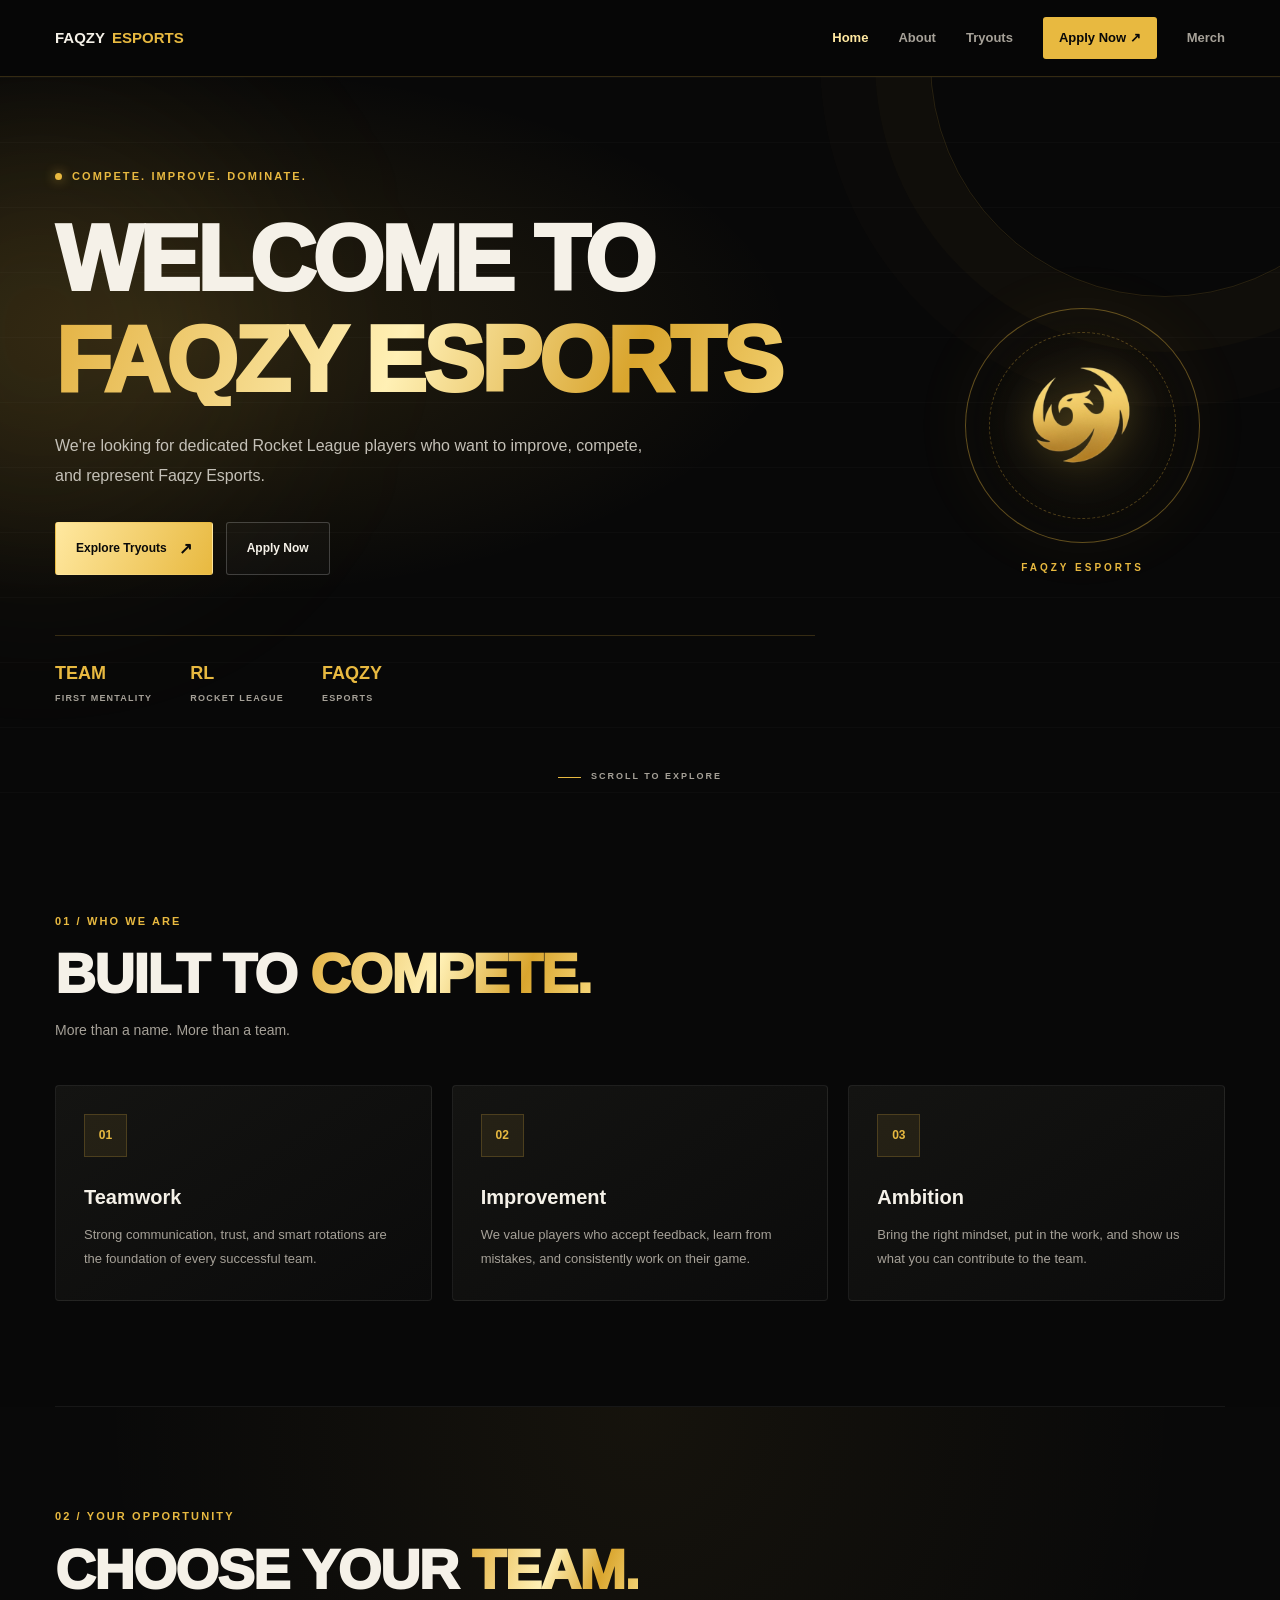
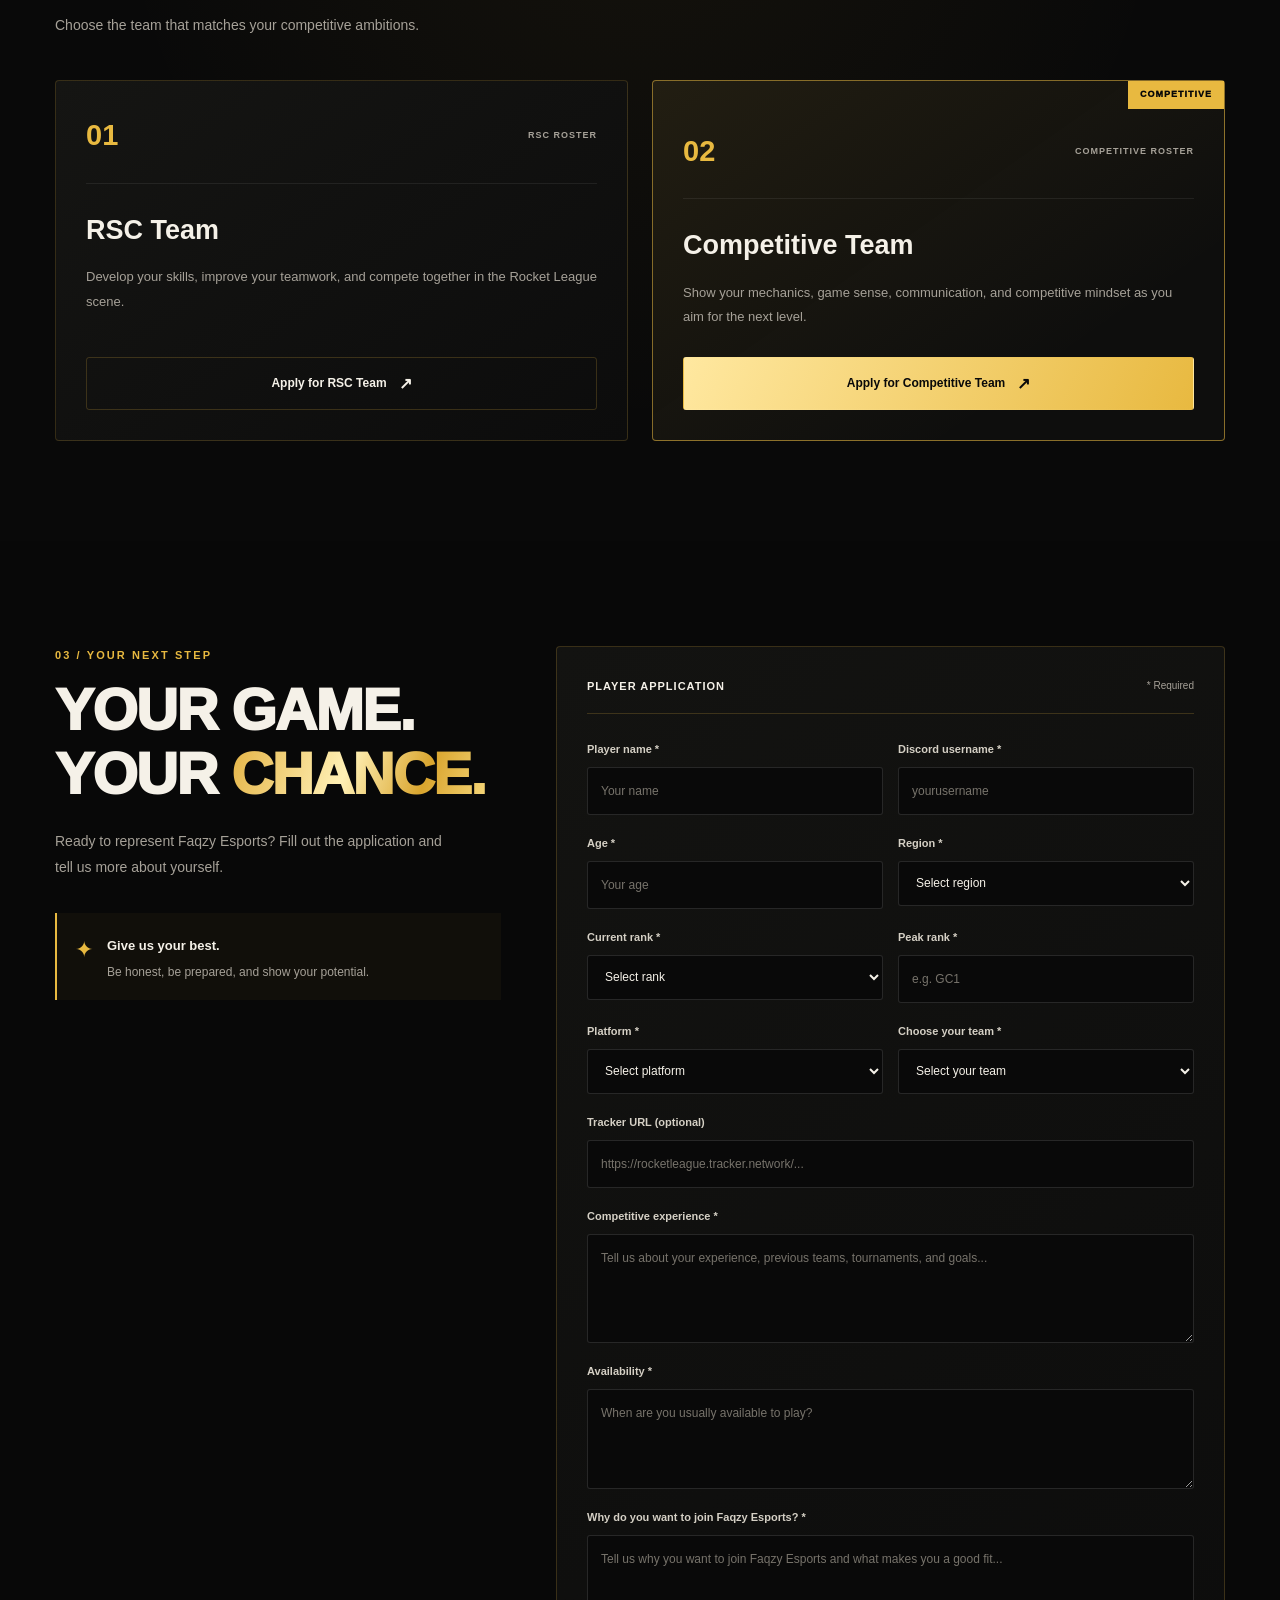
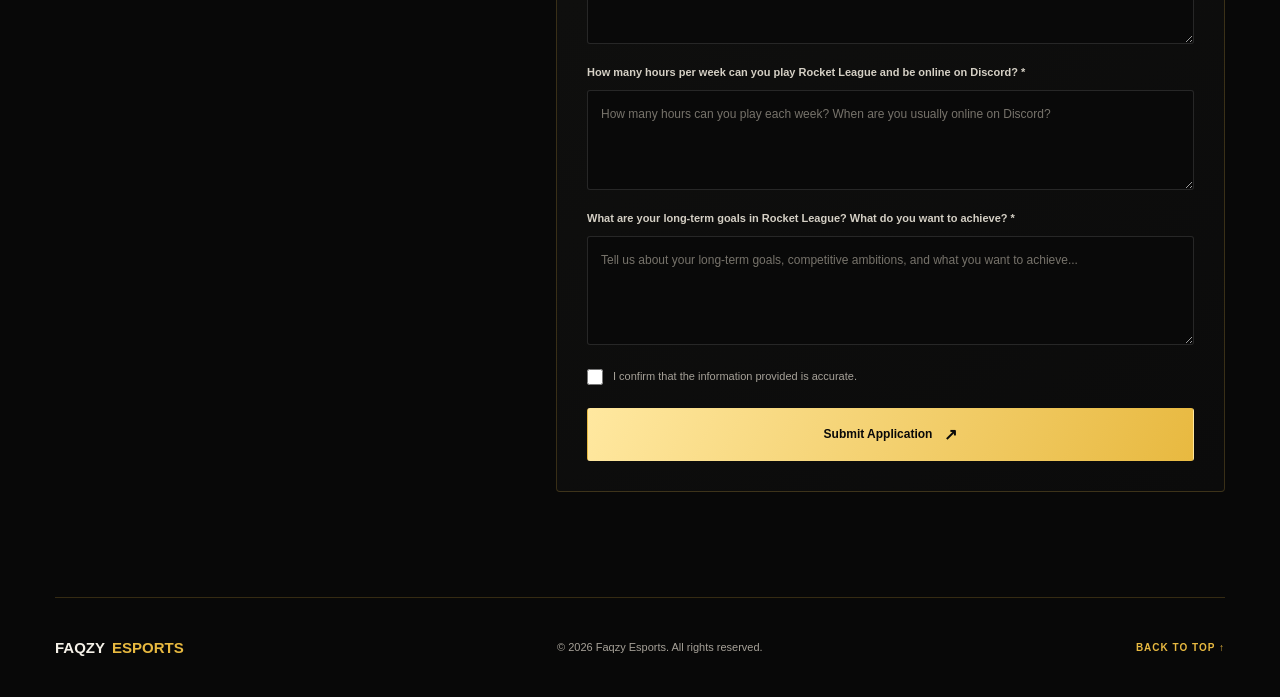
<file: index.html>
<!DOCTYPE html>
<html lang="en">
<head>
    <meta charset="UTF-8">
    <meta name="viewport" content="width=device-width, initial-scale=1.0">
    <meta name="theme-color" content="#080808">
    <meta name="description" content="Join Faqzy Esports. Apply for Rocket League tryouts with RSC Team or Competitive Team.">
    <title>Faqzy Esports | Rocket League</title>
    <link rel="stylesheet" href="style.css">
    <script src="script.js" defer></script>
</head>
<body>
    <header class="site-header">
        <nav class="navbar" aria-label="Main navigation">
            <a href="#home" class="logo">FAQZY<span>ESPORTS</span></a>

            <button
                class="menu-toggle"
                id="menuToggle"
                type="button"
                aria-label="Open navigation"
                aria-expanded="false"
                aria-controls="navLinks"
            >
                <span></span><span></span><span></span>
            </button>

            <div class="nav-links" id="navLinks">
                <a href="#home">Home</a>
                <a href="#about">About</a>
                <a href="#tryouts">Tryouts</a>
                <a href="#application" class="nav-apply">Apply Now ↗</a>
                <a href="merch.html">Merch</a>
                
            </div>
        </nav>
    </header>

    <main>
        <!-- HERO -->
        <section class="hero" id="home">
            <div class="hero-glow" aria-hidden="true"></div>
            <div class="hero-ring" aria-hidden="true"></div>

            <div class="hero-content reveal">
                <p class="eyebrow">
                    <span class="status-dot"></span>
                    COMPETE. IMPROVE. DOMINATE.
                </p>

                <h1>
                    WELCOME TO
                    <span class="gold-text">FAQZY ESPORTS</span>
                </h1>

                <p class="hero-description">
                    We're looking for dedicated Rocket League players who want
                    to improve, compete, and represent Faqzy Esports.
                </p>

                <div class="hero-buttons">
                    <a href="#tryouts" class="btn btn-primary">
                        Explore Tryouts <span>↗</span>
                    </a>

                    <a href="#application" class="btn btn-secondary">
                        Apply Now
                    </a>
                </div>

                <div class="hero-stats">
                    <div>
                        <strong>TEAM</strong>
                        <span>FIRST MENTALITY</span>
                    </div>

                    <div>
                        <strong>RL</strong>
                        <span>ROCKET LEAGUE</span>
                    </div>

                    <div>
                        <strong>FAQZY</strong>
                        <span>ESPORTS</span>
                    </div>
                </div>
            </div>

            <!-- FAQZY PHOENIX LOGO -->
            <div class="hero-emblem" aria-hidden="true">
                <div class="emblem-circle">
                    <img
                        src="faqzy-logo.png"
                        alt=""
                        class="emblem-logo"
                    >
                </div>
                <div class="emblem-caption">FAQZY ESPORTS</div>
            </div>

            <a href="#about" class="scroll-indicator">
                <span></span> SCROLL TO EXPLORE
            </a>
        </section>

        <!-- ABOUT -->
        <section class="section about-section" id="about">
            <div class="section-heading reveal">
                <p class="eyebrow">01 / WHO WE ARE</p>

                <h2>
                    BUILT TO <span class="gold-text">COMPETE.</span>
                </h2>

                <p class="section-description">
                    More than a name. More than a team.
                </p>
            </div>

            <div class="about-grid">
                <article class="about-card reveal">
                    <div class="card-icon">01</div>
                    <h3>Teamwork</h3>
                    <p>
                        Strong communication, trust, and smart rotations are
                        the foundation of every successful team.
                    </p>
                </article>

                <article class="about-card reveal">
                    <div class="card-icon">02</div>
                    <h3>Improvement</h3>
                    <p>
                        We value players who accept feedback, learn from
                        mistakes, and consistently work on their game.
                    </p>
                </article>

                <article class="about-card reveal">
                    <div class="card-icon">03</div>
                    <h3>Ambition</h3>
                    <p>
                        Bring the right mindset, put in the work, and show us
                        what you can contribute to the team.
                    </p>
                </article>
            </div>
        </section>

        <!-- TRYOUTS -->
        <section class="section tryouts-section" id="tryouts">
            <div class="section-inner">
                <div class="section-heading reveal">
                    <p class="eyebrow">02 / YOUR OPPORTUNITY</p>

                    <h2>
                        CHOOSE YOUR <span class="gold-text">TEAM.</span>
                    </h2>

                    <p class="section-description">
                        Choose the team that matches your competitive ambitions.
                    </p>
                </div>

                <div class="tryout-grid">
                    <article class="tryout-card reveal">
                        <div class="tryout-top">
                            <span class="tryout-number">01</span>
                            <span class="tryout-tag">RSC ROSTER</span>
                        </div>

                        <h3>RSC Team</h3>

                        <p>
                            Develop your skills, improve your teamwork, and
                            compete together in the Rocket League scene.
                        </p>

                        <button
                            type="button"
                            class="btn btn-card"
                            data-tryout="RSC Team"
                        >
                            Apply for RSC Team <span>↗</span>
                        </button>
                    </article>

                    <article class="tryout-card featured reveal">
                        <div class="featured-badge">COMPETITIVE</div>

                        <div class="tryout-top">
                            <span class="tryout-number">02</span>
                            <span class="tryout-tag">COMPETITIVE ROSTER</span>
                        </div>

                        <h3>Competitive Team</h3>

                        <p>
                            Show your mechanics, game sense, communication,
                            and competitive mindset as you aim for the next level.
                        </p>

                        <button
                            type="button"
                            class="btn btn-primary"
                            data-tryout="Competitive Team"
                        >
                            Apply for Competitive Team <span>↗</span>
                        </button>
                    </article>
                </div>
            </div>
        </section>

        <!-- PLAYER APPLICATION -->
        <section class="section application-section" id="application">
            <div class="application-layout">
                <div class="application-intro reveal">
                    <p class="eyebrow">03 / YOUR NEXT STEP</p>

                    <h2>
                        YOUR GAME.<br>
                        YOUR <span class="gold-text">CHANCE.</span>
                    </h2>

                    <p>
                        Ready to represent Faqzy Esports? Fill out the
                        application and tell us more about yourself.
                    </p>

                    <div class="application-note">
                        <span class="note-icon">✦</span>

                        <div>
                            <strong>Give us your best.</strong>
                            <p>
                                Be honest, be prepared, and show your potential.
                            </p>
                        </div>
                    </div>
                </div>

                <form id="applicationForm" class="application-form">
                    <div class="form-header">
                        <span>PLAYER APPLICATION</span>
                        <span class="required-note">* Required</span>
                    </div>

                    <div class="form-grid">
                        <div class="form-group">
                            <label for="playerName">Player name *</label>
                            <input
                                id="playerName"
                                name="playerName"
                                type="text"
                                placeholder="Your name"
                                minlength="2"
                                maxlength="50"
                                autocomplete="nickname"
                                required
                            >
                        </div>

                        <div class="form-group">
                            <label for="discord">Discord username *</label>
                            <input
                                id="discord"
                                name="discord"
                                type="text"
                                placeholder="yourusername"
                                minlength="2"
                                maxlength="50"
                                required
                            >
                        </div>

                        <div class="form-group">
                            <label for="age">Age *</label>
                            <input
                                id="age"
                                name="age"
                                type="number"
                                min="13"
                                max="99"
                                step="1"
                                placeholder="Your age"
                                required
                            >
                        </div>

                        <div class="form-group">
                            <label for="region">Region *</label>
                            <select id="region" name="region" required>
                                <option value="">Select region</option>
                                <option value="EU">Europe (EU)</option>
                                <option value="NA">North America (NA)</option>
                                <option value="Other">Other</option>
                            </select>
                        </div>

                        <div class="form-group">
                            <label for="rank">Current rank *</label>
                            <select id="rank" name="rank" required>
                                <option value="">Select rank</option>
                                <option value="Bronze">Bronze</option>
                                <option value="Silver">Silver</option>
                                <option value="Gold">Gold</option>
                                <option value="Platinum">Platinum</option>
                                <option value="Diamond">Diamond</option>
                                <option value="Champion">Champion</option>
                                <option value="Grand Champion">Grand Champion</option>
                                <option value="Supersonic Legend">Supersonic Legend</option>
                            </select>
                        </div>

                        <div class="form-group">
                            <label for="peakRank">Peak rank *</label>
                            <input
                                id="peakRank"
                                name="peakRank"
                                type="text"
                                placeholder="e.g. GC1"
                                maxlength="50"
                                required
                            >
                        </div>

                        <div class="form-group">
                            <label for="platform">Platform *</label>
                            <select id="platform" name="platform" required>
                                <option value="">Select platform</option>
                                <option value="PC">PC</option>
                                <option value="PlayStation">PlayStation</option>
                                <option value="Xbox">Xbox</option>
                                <option value="Nintendo Switch">Nintendo Switch</option>
                            </select>
                        </div>

                        <div class="form-group">
                            <label for="tryout">Choose your team *</label>
                            <select id="tryout" name="tryout" required>
                                <option value="">Select your team</option>
                                <option value="RSC Team">RSC Team</option>
                                <option value="Competitive Team">Competitive Team</option>
                            </select>
                        </div>

                        <div class="form-group full-width">
                            <label for="tracker">Tracker URL (optional)</label>
                            <input
                                id="tracker"
                                name="tracker"
                                type="url"
                                placeholder="https://rocketleague.tracker.network/..."
                            >
                        </div>

                        <div class="form-group full-width">
                            <label for="experience">Competitive experience *</label>
                            <textarea
                                id="experience"
                                name="experience"
                                rows="4"
                                minlength="10"
                                maxlength="1500"
                                placeholder="Tell us about your experience, previous teams, tournaments, and goals..."
                                required
                            ></textarea>
                        </div>

                        <div class="form-group full-width">
                            <label for="availability">Availability *</label>
                            <textarea
                                id="availability"
                                name="availability"
                                rows="3"
                                minlength="3"
                                maxlength="500"
                                placeholder="When are you usually available to play?"
                                required
                            ></textarea>
                        </div>

                        <div class="form-group full-width">
                            <label for="joinReason">
                                Why do you want to join Faqzy Esports? *
                            </label>
                            <textarea
                                id="joinReason"
                                name="joinReason"
                                rows="4"
                                minlength="10"
                                maxlength="1500"
                                placeholder="Tell us why you want to join Faqzy Esports and what makes you a good fit..."
                                required
                            ></textarea>
                        </div>

                        <div class="form-group full-width">
                            <label for="weeklyHours">
                                How many hours per week can you play Rocket League and be online on Discord? *
                            </label>
                            <textarea
                                id="weeklyHours"
                                name="weeklyHours"
                                rows="3"
                                minlength="3"
                                maxlength="500"
                                placeholder="How many hours can you play each week? When are you usually online on Discord?"
                                required
                            ></textarea>
                        </div>

                        <div class="form-group full-width">
                            <label for="longTermGoals">
                                What are your long-term goals in Rocket League? What do you want to achieve? *
                            </label>
                            <textarea
                                id="longTermGoals"
                                name="longTermGoals"
                                rows="4"
                                minlength="10"
                                maxlength="1500"
                                placeholder="Tell us about your long-term goals, competitive ambitions, and what you want to achieve..."
                                required
                            ></textarea>
                        </div>
                    </div>

                    <label class="checkbox-label" for="confirmInfo">
                        <input
                            id="confirmInfo"
                            name="confirmInfo"
                            type="checkbox"
                            required
                        >
                        <span>
                            I confirm that the information provided is accurate.
                        </span>
                    </label>

                    <button
                        type="submit"
                        class="btn btn-primary submit-button"
                        id="submitApplication"
                    >
                        Submit Application <span>↗</span>
                    </button>

                    <div
                        id="applicationStatus"
                        class="form-status"
                        role="status"
                        aria-live="polite"
                        hidden
                    ></div>
                </form>
            </div>
        </section>
    </main>

    <!-- FOOTER -->
    <footer class="site-footer">
        <a href="#home" class="logo">FAQZY<span>ESPORTS</span></a>

        <p>
            © <span id="currentYear"></span> Faqzy Esports. All rights reserved.
        </p>

        <a href="#home" class="footer-top">BACK TO TOP ↑</a>
    </footer>
</body>
</html>
</file>
<file: style.css>
:root {
    --background: #080808;
    --surface: #11110f;
    --gold: #e8b940;
    --gold-light: #ffe8a0;
    --text: #f5f1e8;
    --muted: #a6a198;
    --border: rgba(232, 185, 64, 0.2);
    --container: 1170px;
}

* {
    box-sizing: border-box;
    margin: 0;
    padding: 0;
}

html {
    scroll-behavior: smooth;
    scroll-padding-top: 90px;
}

body {
    min-width: 320px;
    overflow-x: hidden;
    background: var(--background);
    color: var(--text);
    font-family: Inter, Arial, Helvetica, sans-serif;
    line-height: 1.7;
}

button,
input,
select,
textarea {
    font: inherit;
}

a {
    color: inherit;
    text-decoration: none;
}

button,
a {
    -webkit-tap-highlight-color: transparent;
}

button:focus-visible,
a:focus-visible,
input:focus-visible,
select:focus-visible,
textarea:focus-visible {
    outline: 2px solid var(--gold-light);
    outline-offset: 4px;
}

::selection {
    background: var(--gold);
    color: #080808;
}


/* =========================================================
   HEADER / NAVIGATION
========================================================= */

.site-header {
    position: sticky;
    top: 0;
    z-index: 1000;
    width: 100%;
    background: rgba(7, 7, 7, 0.94);
    border-bottom: 1px solid var(--border);
    backdrop-filter: blur(18px);
}

.navbar {
    position: relative;
    width: min(var(--container), calc(100% - 64px));
    min-height: 76px;
    margin: auto;
    display: flex;
    align-items: center;
    justify-content: space-between;
    gap: 30px;
}

.logo {
    display: inline-flex;
    gap: 7px;
    font-size: 15px;
    font-weight: 900;
    white-space: nowrap;
}

.logo span {
    color: var(--gold);
}

.nav-links {
    display: flex;
    align-items: center;
    gap: 30px;
}

.nav-links a {
    color: var(--muted);
    font-size: 13px;
    font-weight: 700;
    transition: color 0.2s ease;
}

.nav-links a:hover,
.nav-links a.active {
    color: var(--gold-light);
}

.nav-links .nav-apply {
    padding: 10px 16px;
    color: #080808;
    background: var(--gold);
    border-radius: 3px;
}

.nav-links .nav-apply:hover {
    color: #080808;
    background: var(--gold-light);
}

.menu-toggle {
    display: none;
    width: 42px;
    height: 40px;
    padding: 10px;
    flex-direction: column;
    justify-content: center;
    gap: 5px;
    border: 1px solid var(--border);
    border-radius: 3px;
    background: var(--surface);
    cursor: pointer;
}

.menu-toggle span {
    width: 100%;
    height: 2px;
    background: var(--gold);
    transition: transform 0.2s, opacity 0.2s;
}

.menu-toggle.active span:first-child {
    transform: translateY(7px) rotate(45deg);
}

.menu-toggle.active span:nth-child(2) {
    opacity: 0;
}

.menu-toggle.active span:last-child {
    transform: translateY(-7px) rotate(-45deg);
}


/* =========================================================
   BUTTONS
========================================================= */

.btn {
    display: inline-flex;
    min-height: 48px;
    padding: 12px 20px;
    align-items: center;
    justify-content: center;
    gap: 12px;
    border: 1px solid transparent;
    border-radius: 3px;
    font-size: 12px;
    font-weight: 900;
    text-align: center;
    cursor: pointer;
    transition:
        transform 0.22s ease,
        background 0.22s ease,
        border-color 0.22s ease,
        box-shadow 0.22s ease;
}

.btn span {
    font-size: 16px;
    transition: transform 0.22s ease;
}

.btn:hover {
    transform: translateY(-3px);
}

.btn:hover span {
    transform: translate(3px, -2px);
}

.btn-primary {
    color: #090909;
    background: linear-gradient(115deg, var(--gold-light), var(--gold));
}

.btn-primary:hover {
    box-shadow: 0 8px 28px rgba(232, 185, 64, 0.18);
}

.btn-secondary {
    color: var(--text);
    background: rgba(255, 255, 255, 0.025);
    border-color: rgba(255, 255, 255, 0.2);
}

.btn-secondary:hover {
    border-color: var(--gold);
}

.btn-card {
    width: 100%;
    color: var(--text);
    background: transparent;
    border-color: var(--border);
}

.btn-card:hover {
    color: var(--gold-light);
    border-color: var(--gold);
}


/* =========================================================
   HERO
========================================================= */

.hero {
    position: relative;
    display: flex;
    min-height: 650px;
    align-items: center;
    padding: 90px max(32px, calc((100% - var(--container)) / 2)) 100px;
    overflow: hidden;
    isolation: isolate;

    background:
        radial-gradient(
            ellipse at 12% 35%,
            rgba(232, 185, 64, 0.14),
            transparent 40%
        ),
        #080808;
}

.hero::before {
    position: absolute;
    inset: 0;
    z-index: -1;
    content: "";
    background: linear-gradient(
        rgba(255, 255, 255, 0.018) 1px,
        transparent 1px
    );
    background-size: 100% 65px;
    pointer-events: none;
}

.hero-glow {
    position: absolute;
    z-index: -1;
    top: 5%;
    left: -180px;
    width: 440px;
    height: 440px;
    border-radius: 50%;
    background: rgba(232, 185, 64, 0.08);
    filter: blur(100px);
    animation: glowPulse 7s ease-in-out infinite alternate;
    pointer-events: none;
}

.hero-ring {
    position: absolute;
    z-index: -1;
    top: -250px;
    right: -120px;
    width: 470px;
    height: 470px;
    border: 1px solid rgba(232, 185, 64, 0.14);
    border-radius: 50%;
    box-shadow:
        0 0 0 55px rgba(232, 185, 64, 0.018),
        0 0 0 110px rgba(232, 185, 64, 0.012);
    animation: ringFloat 12s ease-in-out infinite alternate;
    pointer-events: none;
}

.hero-content {
    position: relative;
    z-index: 2;
    width: min(760px, 75%);
}

.eyebrow {
    display: flex;
    align-items: center;
    gap: 10px;
    color: var(--gold);
    font-size: 11px;
    font-weight: 900;
    letter-spacing: 2.1px;
}

.status-dot {
    width: 7px;
    height: 7px;
    flex: 0 0 7px;
    border-radius: 50%;
    background: var(--gold);
    box-shadow: 0 0 12px rgba(232, 185, 64, 0.7);
    animation: dotPulse 2s infinite;
}

.hero h1 {
    margin-top: 28px;
    font-size: clamp(48px, 7.3vw, 92px);
    font-weight: 950;
    line-height: 0.99;
    letter-spacing: -3.5px;
}

.hero h1 > span {
    display: block;
    margin-top: 10px;
}

.gold-text {
    color: var(--gold);

    background: linear-gradient(
        110deg,
        #e4b344,
        #fff0b5 45%,
        #d9a52e 75%,
        #f6d77a
    );

    background-clip: text;
    -webkit-background-clip: text;
    -webkit-text-fill-color: transparent;
}

.hero-description {
    max-width: 610px;
    margin-top: 25px;
    color: #c4c0b7;
    font-size: 16px;
    line-height: 1.9;
}

.hero-buttons {
    display: flex;
    flex-wrap: wrap;
    gap: 13px;
    margin-top: 30px;
}

.hero-stats {
    display: flex;
    flex-wrap: wrap;
    gap: 38px;
    margin-top: 60px;
    padding-top: 22px;
    border-top: 1px solid var(--border);
}

.hero-stats div {
    display: flex;
    flex-direction: column;
    gap: 3px;
}

.hero-stats strong {
    color: var(--gold);
    font-size: 18px;
    font-weight: 900;
}

.hero-stats span {
    color: var(--muted);
    font-size: 9px;
    font-weight: 800;
    letter-spacing: 1.2px;
}

.hero-emblem {
    position: absolute;
    top: 50%;
    right: max(45px, calc((100% - var(--container)) / 2 + 25px));

    display: flex;
    flex-direction: column;
    align-items: center;
    gap: 16px;

    transform: translateY(-50%);
    animation: emblemFloat 6s ease-in-out infinite;
}

.emblem-circle {
    position: relative;
    display: grid;
    width: clamp(150px, 19vw, 235px);
    aspect-ratio: 1;
    place-items: center;

    border: 1px solid rgba(232, 185, 64, 0.4);
    border-radius: 50%;

    background:
        radial-gradient(
            circle,
            rgba(232, 185, 64, 0.1),
            transparent 68%
        );

    box-shadow:
        inset 0 0 55px rgba(232, 185, 64, 0.04),
        0 0 65px rgba(232, 185, 64, 0.05);
}

.emblem-circle::before {
    position: absolute;
    inset: 10%;

    border: 1px dashed rgba(232, 185, 64, 0.3);
    border-radius: 50%;

    content: "";
    animation: rotateRing 35s linear infinite;
}

.emblem-logo {
    position: relative;
    z-index: 1;
    display: block;
    width: 78%;
    height: 78%;
    object-fit: contain;
    mix-blend-mode: screen;
    filter: drop-shadow(0 0 18px rgba(232, 185, 64, 0.2));
}

.emblem-caption {
    color: var(--gold);
    font-size: 10px;
    font-weight: 900;
    letter-spacing: 3px;
}

.scroll-indicator {
    position: absolute;
    right: 0;
    bottom: 22px;
    left: 0;

    display: flex;
    justify-content: center;
    align-items: center;
    gap: 10px;

    color: var(--muted);
    font-size: 9px;
    font-weight: 800;
    letter-spacing: 2px;
}

.scroll-indicator span {
    width: 23px;
    height: 1px;
    background: var(--gold);
}


/* =========================================================
   GENERAL SECTIONS
========================================================= */

.section {
    width: min(var(--container), calc(100% - 64px));
    margin: 0 auto;
    padding: 105px 0;
}

.section-heading {
    max-width: 680px;
    margin-bottom: 42px;
}

.section-heading h2,
.application-intro h2 {
    margin-top: 13px;
    font-size: clamp(34px, 5vw, 56px);
    font-weight: 950;
    line-height: 1.1;
    letter-spacing: -1.5px;
}

.section-description {
    margin-top: 14px;
    color: var(--muted);
    font-size: 14px;
}


/* =========================================================
   ABOUT
========================================================= */

.about-section {
    border-bottom: 1px solid rgba(255, 255, 255, 0.06);
}

.about-grid {
    display: grid;
    grid-template-columns: repeat(3, minmax(0, 1fr));
    gap: 20px;
}

.about-card {
    padding: 28px;

    background: linear-gradient(145deg, #141412, #0b0b0b);

    border: 1px solid rgba(255, 255, 255, 0.07);
    border-radius: 4px;

    transition:
        transform 0.3s ease,
        border-color 0.3s ease;
}

.about-card:hover {
    transform: translateY(-6px);
    border-color: var(--border);
}

.card-icon {
    display: grid;
    width: 43px;
    height: 43px;
    margin-bottom: 23px;
    place-items: center;

    color: var(--gold);
    background: rgba(232, 185, 64, 0.08);
    border: 1px solid var(--border);

    font-size: 12px;
    font-weight: 900;
}

.about-card h3 {
    margin-bottom: 9px;
    font-size: 20px;
}

.about-card p {
    color: var(--muted);
    font-size: 13px;
    line-height: 1.9;
}


/* =========================================================
   TRYOUTS
========================================================= */

.tryouts-section {
    width: 100%;
    padding: 100px max(32px, calc((100% - var(--container)) / 2));

    background:
        radial-gradient(
            ellipse at 50% 0%,
            rgba(232, 185, 64, 0.055),
            transparent 60%
        ),
        #090909;
}

.section-inner {
    width: 100%;
    max-width: var(--container);
    margin: 0 auto;
}

.tryout-grid {
    display: grid;
    grid-template-columns: repeat(2, minmax(0, 1fr));
    gap: 24px;
    align-items: stretch;
}

.tryout-card {
    display: flex;
    min-width: 0;
    flex-direction: column;
    padding: 30px;

    background: linear-gradient(145deg, #151513, #0c0c0c);

    border: 1px solid rgba(232, 185, 64, 0.18);
    border-radius: 4px;

    transition:
        transform 0.3s ease,
        border-color 0.3s ease,
        box-shadow 0.3s ease;
}

.tryout-card:hover {
    transform: translateY(-6px);
    border-color: rgba(232, 185, 64, 0.55);
    box-shadow: 0 18px 50px rgba(0, 0, 0, 0.25);
}

.tryout-card.featured {
    border-color: rgba(232, 185, 64, 0.55);

    background:
        linear-gradient(
            145deg,
            rgba(232, 185, 64, 0.09),
            transparent 75%
        ),
        #0e0e0d;
}

.tryout-top {
    display: flex;
    align-items: center;
    justify-content: space-between;
    gap: 12px;

    padding-bottom: 22px;

    border-bottom: 1px solid rgba(255, 255, 255, 0.07);
}

.tryout-number {
    color: var(--gold);
    font-size: 29px;
    font-weight: 900;
}

.tryout-tag {
    color: var(--muted);
    font-size: 9px;
    font-weight: 900;
    letter-spacing: 1px;
}

.featured-badge {
    align-self: flex-end;
    margin: -30px -30px 18px;
    padding: 6px 12px;

    color: #080808;
    background: var(--gold);

    font-size: 9px;
    font-weight: 950;
    letter-spacing: 1px;
}

.tryout-card h3 {
    margin-top: 24px;
    font-size: 27px;
    font-weight: 900;
}

.tryout-card p {
    flex: 1;
    margin: 12px 0 27px;

    color: var(--muted);

    font-size: 13px;
    line-height: 1.9;
}

.tryout-card .btn {
    width: 100%;
}


/* =========================================================
   APPLICATION
========================================================= */

.application-layout {
    display: grid;
    grid-template-columns: 0.8fr 1.2fr;
    align-items: start;
    gap: 55px;
}

.application-intro {
    position: sticky;
    top: 115px;
}

.application-intro h2 {
    margin-bottom: 22px;
    font-size: clamp(38px, 5vw, 58px);
}

.application-intro > p:not(.eyebrow) {
    max-width: 400px;
    color: var(--muted);
    font-size: 14px;
    line-height: 1.9;
}

.application-note {
    display: flex;
    gap: 14px;
    margin-top: 32px;
    padding: 18px;

    background: rgba(232, 185, 64, 0.045);
    border-left: 2px solid var(--gold);
}

.note-icon {
    color: var(--gold);
    font-size: 22px;
}

.application-note strong {
    font-size: 13px;
}

.application-note p {
    margin-top: 4px;
    color: var(--muted);
    font-size: 12px;
}


/* =========================================================
   APPLICATION FORM
========================================================= */

.application-form {
    min-width: 0;
    padding: 30px;

    background: linear-gradient(145deg, #131311, #0b0b0b);

    border: 1px solid var(--border);
    border-radius: 4px;
}

.form-header {
    display: flex;
    justify-content: space-between;
    gap: 12px;

    margin-bottom: 26px;
    padding-bottom: 17px;

    border-bottom: 1px solid var(--border);

    font-size: 11px;
    font-weight: 900;
    letter-spacing: 1px;
}

.required-note {
    color: var(--muted);
    font-size: 10px;
    font-weight: 500;
    letter-spacing: 0;
}

.form-grid {
    display: grid;
    grid-template-columns: repeat(2, minmax(0, 1fr));
    gap: 19px 15px;
}

.form-group {
    display: flex;
    min-width: 0;
    flex-direction: column;
    gap: 8px;
}

.full-width {
    grid-column: 1 / -1;
}

.form-group label {
    color: #d5d0c5;
    font-size: 11px;
    font-weight: 800;
}

.form-group input,
.form-group select,
.form-group textarea {
    width: 100%;
    min-width: 0;
    padding: 13px;

    color: var(--text);
    background: #090909;

    border: 1px solid rgba(255, 255, 255, 0.12);
    border-radius: 3px;

    outline: none;

    font-size: 12px;

    transition:
        border-color 0.2s ease,
        box-shadow 0.2s ease;
}

.form-group input,
.form-group select {
    min-height: 45px;
}

.form-group textarea {
    min-height: 100px;
    resize: vertical;
    line-height: 1.7;
}

.form-group input::placeholder,
.form-group textarea::placeholder {
    color: #77736b;
}

.form-group input:focus,
.form-group select:focus,
.form-group textarea:focus {
    border-color: var(--gold);
    box-shadow: 0 0 0 3px rgba(232, 185, 64, 0.07);
}

.form-group select {
    color-scheme: dark;
}


/* =========================================================
   CHECKBOX
========================================================= */

.checkbox-label {
    display: flex;
    align-items: flex-start;
    gap: 10px;

    margin: 22px 0;

    color: var(--muted);
    font-size: 11px;

    cursor: pointer;
}

.checkbox-label input {
    width: 16px;
    height: 16px;
    flex: 0 0 16px;
    margin-top: 2px;
    accent-color: var(--gold);
}


/* =========================================================
   SUBMIT / STATUS
========================================================= */

.submit-button {
    width: 100%;
}

.submit-button:disabled {
    opacity: 0.6;
    cursor: wait;
    transform: none;
}

.form-status {
    margin-top: 17px;
    padding: 13px;

    border: 1px solid transparent;
    border-radius: 3px;

    font-size: 12px;
    overflow-wrap: anywhere;
}

.form-status[hidden] {
    display: none;
}

.form-status.success {
    color: #a8e6b3;
    background: rgba(54, 150, 75, 0.1);
    border-color: rgba(90, 200, 110, 0.3);
}

.form-status.error {
    color: #ffb2a8;
    background: rgba(200, 60, 50, 0.1);
    border-color: rgba(200, 80, 70, 0.3);
}


/* =========================================================
   FOOTER
========================================================= */

.site-footer {
    display: flex;
    width: min(var(--container), calc(100% - 64px));
    min-height: 100px;
    margin: auto;

    align-items: center;
    justify-content: space-between;
    gap: 20px;

    border-top: 1px solid var(--border);
}

.site-footer p {
    color: var(--muted);
    font-size: 11px;
    text-align: center;
}

.footer-top {
    color: var(--gold);
    font-size: 10px;
    font-weight: 900;
    letter-spacing: 1px;
}


/* =========================================================
   SCROLL ANIMATIONS
========================================================= */

.reveal {
    opacity: 0;
    transform: translateY(28px);

    transition:
        opacity 0.75s ease,
        transform 0.75s cubic-bezier(0.2, 0.7, 0.2, 1);
}

.reveal.visible {
    opacity: 1;
    transform: translateY(0);
}

.about-card.reveal:nth-child(2),
.tryout-card.reveal:nth-child(2) {
    transition-delay: 100ms;
}

.about-card.reveal:nth-child(3) {
    transition-delay: 200ms;
}


/* =========================================================
   DECORATIVE ANIMATIONS
========================================================= */

@keyframes emblemFloat {
    0%,
    100% {
        transform: translateY(-50%);
    }

    50% {
        transform: translateY(calc(-50% - 12px));
    }
}

@keyframes rotateRing {
    to {
        transform: rotate(360deg);
    }
}

@keyframes glowPulse {
    from {
        opacity: 0.5;
        transform: scale(0.9);
    }

    to {
        opacity: 1;
        transform: scale(1.1);
    }
}

@keyframes ringFloat {
    from {
        transform: translate(0, 0);
    }

    to {
        transform: translate(-20px, 20px);
    }
}

@keyframes dotPulse {
    0%,
    100% {
        opacity: 1;
    }

    50% {
        opacity: 0.5;
    }
}


/* =========================================================
   TABLET
========================================================= */

@media (max-width: 1000px) {
    .hero-content {
        width: 76%;
    }

    .hero-emblem {
        right: 28px;
        opacity: 0.35;
    }

    .application-layout {
        grid-template-columns: 1fr;
        gap: 32px;
    }

    .application-intro {
        position: static;
    }
}


/* =========================================================
   MOBILE
========================================================= */

@media (max-width: 700px) {
    html {
        scroll-padding-top: 75px;
    }

    .navbar {
        width: calc(100% - 36px);
        min-height: 68px;
    }

    .menu-toggle {
        display: flex;
    }

    .nav-links {
        position: absolute;
        top: 100%;
        right: 0;
        left: 0;

        display: flex;
        padding: 0 20px;
        flex-direction: column;
        align-items: stretch;
        gap: 0;

        background: rgba(8, 8, 8, 0.98);
        border-bottom: 1px solid var(--border);

        visibility: hidden;
        opacity: 0;
        pointer-events: none;

        transform: translateY(-8px);

        transition:
            opacity 0.2s ease,
            transform 0.2s ease,
            visibility 0.2s ease;
    }

    .nav-links.active {
        padding-top: 12px;
        padding-bottom: 16px;

        visibility: visible;
        opacity: 1;
        pointer-events: auto;

        transform: translateY(0);
    }

    .nav-links a {
        padding: 12px 5px;
    }

    .nav-links .nav-apply {
        margin-top: 8px;
        text-align: center;
    }

    .hero {
        min-height: 620px;
        padding: 85px 22px 95px;
    }

    .hero-content {
        width: 100%;
    }

    .hero h1 {
        font-size: clamp(43px, 10.5vw, 66px);
        letter-spacing: -2px;
    }

    .hero-description {
        font-size: 14px;
    }

    .hero-emblem {
        top: 35px;
        right: 12px;
        opacity: 0.14;
        transform: none;
        animation: none;
    }

    .emblem-circle {
        width: 125px;
    }

    .hero-buttons .btn {
        flex: 1;
    }

    .hero-stats {
        gap: 20px;
        margin-top: 42px;
    }

    .hero-stats span {
        font-size: 8px;
    }

    .section {
        width: calc(100% - 40px);
        padding: 76px 0;
    }

    .section-heading {
        margin-bottom: 30px;
    }

    .section-heading h2,
    .application-intro h2 {
        font-size: clamp(34px, 8.5vw, 47px);
        letter-spacing: -1px;
    }

    .about-grid,
    .tryout-grid {
        grid-template-columns: 1fr;
        gap: 16px;
    }

    .about-card,
    .tryout-card {
        padding: 24px;
    }

    .tryouts-section {
        width: 100%;
        padding: 76px 20px;
    }

    .featured-badge {
        margin: -24px -24px 18px;
    }

    .application-form {
        padding: 22px 16px;
    }

    .form-grid {
        grid-template-columns: 1fr;
        gap: 17px;
    }

    .full-width {
        grid-column: auto;
    }

    .site-footer {
        width: calc(100% - 40px);
        padding: 24px 0;

        flex-direction: column;
        justify-content: center;
        gap: 12px;
    }
}


/* =========================================================
   ACCESSIBILITY
========================================================= */

@media (prefers-reduced-motion: reduce) {
    *,
    *::before,
    *::after {
        scroll-behavior: auto !important;
        animation-duration: 0.01ms !important;
        animation-iteration-count: 1 !important;
        transition-duration: 0.01ms !important;
    }

    .reveal {
        opacity: 1;
        transform: none;
    }
}


/* =========================================================
   MERCH PAGE
========================================================= */

.merch-hero {
    padding: 145px 20px 75px;

    text-align: center;

    background:
        radial-gradient(
            ellipse at top,
            rgba(232, 185, 64, 0.10),
            transparent 65%
        );
}

.merch-hero h1 {
    margin: 12px 0;

    font-size: clamp(2.8rem, 7vw, 5rem);
    line-height: 1;
    letter-spacing: 2px;
}

.merch-hero p:not(.eyebrow) {
    max-width: 650px;
    margin: 12px auto 0;
    color: var(--muted);
}


/* =========================================================
   MERCH SECTION
========================================================= */

.merch-section {
    width: 100%;
    padding: 35px 20px 100px;
}

.merch-heading {
    width: min(var(--container), 100%);
    margin: 0 auto 35px;

    display: flex;
    justify-content: space-between;
    align-items: end;
    gap: 20px;
}

.merch-heading h2 {
    margin-top: 8px;
    font-size: clamp(2rem, 4vw, 3rem);
    line-height: 1.1;
}

.merch-count {
    color: var(--muted);
    font-size: 0.8rem;
    letter-spacing: 2px;
    white-space: nowrap;
}


/* =========================================================
   PRODUCT GRID
========================================================= */

.merch-grid {
    width: min(var(--container), 100%);
    margin: 0 auto;

    display: grid;
    grid-template-columns: repeat(3, minmax(0, 1fr));
    gap: 25px;
}

.merch-card {
    min-width: 0;

    background: var(--surface);

    border: 1px solid var(--border);
    border-radius: 12px;

    overflow: hidden;

    transition:
        transform 0.25s ease,
        border-color 0.25s ease,
        box-shadow 0.25s ease;
}

.merch-card:hover {
    transform: translateY(-6px);

    border-color: var(--gold);

    box-shadow:
        0 18px 45px rgba(0, 0, 0, 0.3);
}


/* =========================================================
   PRODUCT IMAGE
========================================================= */

.merch-image-button {
    position: relative;

    display: block;

    width: 100%;
    aspect-ratio: 4 / 4.5;

    padding: 0;

    border: 0;

    background: #171715;

    cursor: pointer;

    overflow: hidden;
}

.merch-image-button img {
    display: block;

    width: 100%;
    height: 100%;

    object-fit: cover;

    transition: transform 0.4s ease;
}

.merch-card:hover .merch-image-button img {
    transform: scale(1.04);
}


/* =========================================================
   VIEW PRODUCT BUTTON
========================================================= */

.merch-view {
    position: absolute;
    left: 50%;
    bottom: 15px;

    transform: translateX(-50%);

    padding: 10px 18px;

    color: #080808;
    background: var(--gold);

    border-radius: 4px;

    font-size: 0.72rem;
    font-weight: 800;
    letter-spacing: 1px;

    opacity: 0;

    transition: opacity 0.2s ease;
}

.merch-card:hover .merch-view {
    opacity: 1;
}


/* =========================================================
   PRODUCT INFO
========================================================= */

.merch-card-info {
    padding: 22px;
}

.merch-category {
    margin-bottom: 8px;

    color: var(--gold);

    font-size: 0.68rem;
    letter-spacing: 1.5px;
}

.merch-card-info h3 {
    margin-bottom: 18px;

    font-size: 1.1rem;
    line-height: 1.3;
}

.merch-details-button {
    padding: 0;

    color: var(--text);

    background: transparent;
    border: 0;

    font: inherit;
    font-size: 0.85rem;

    cursor: pointer;
}

.merch-details-button span {
    margin-left: 5px;
    color: var(--gold);
}

.merch-details-button:hover {
    color: var(--gold);
}

.merch-active {
    color: var(--gold) !important;
}


/* =========================================================
   PRODUCT MODAL
========================================================= */

.merch-modal {
    position: fixed;
    inset: 0;
    z-index: 9999;

    display: none;

    align-items: center;
    justify-content: center;

    padding: 20px;
}

.merch-modal.is-open {
    display: flex;
}

.merch-modal-backdrop {
    position: absolute;
    inset: 0;

    background: rgba(0, 0, 0, 0.88);

    backdrop-filter: blur(5px);
}

.merch-modal-content {
    position: relative;
    z-index: 1;

    display: grid;
    grid-template-columns: 1fr 1fr;

    width: min(900px, 100%);
    max-height: 90vh;

    overflow: auto;

    background: var(--surface);

    border: 1px solid var(--border);
    border-radius: 12px;

    box-shadow:
        0 30px 100px rgba(0, 0, 0, 0.6);
}


/* =========================================================
   CLOSE BUTTON
========================================================= */

.merch-close {
    position: absolute;
    z-index: 3;

    top: 12px;
    right: 16px;

    width: 38px;
    height: 38px;

    border: 1px solid var(--border);
    border-radius: 50%;

    background: #111;
    color: white;

    font-size: 26px;
    line-height: 1;

    cursor: pointer;

    transition:
        background 0.2s ease,
        border-color 0.2s ease;
}

.merch-close:hover {
    background: #1d1d1b;
    border-color: var(--gold);
}


/* =========================================================
   MODAL IMAGE / GALLERY
========================================================= */

.merch-modal-image {
    position: relative;

    min-height: 420px;

    background: #171715;
}

.merch-modal-image img {
    display: block;

    width: 100%;
    height: 100%;

    min-height: 420px;
    max-height: 600px;

    object-fit: contain;
}


/* =========================================================
   GALLERY ARROWS
========================================================= */

.gallery-arrow {
    position: absolute;
    top: 50%;

    transform: translateY(-50%);

    width: 42px;
    height: 42px;

    border: 1px solid var(--border);
    border-radius: 50%;

    background: rgba(0, 0, 0, 0.75);
    color: white;

    font-size: 28px;
    line-height: 1;

    cursor: pointer;

    transition:
        background 0.2s ease,
        border-color 0.2s ease,
        color 0.2s ease;
}

.gallery-arrow:hover {
    background: rgba(232, 185, 64, 0.9);
    color: #080808;
    border-color: var(--gold);
}

.gallery-prev {
    left: 12px;
}

.gallery-next {
    right: 12px;
}


/* =========================================================
   GALLERY COUNTER
========================================================= */

.gallery-counter {
    position: absolute;
    left: 50%;
    bottom: 14px;

    transform: translateX(-50%);

    padding: 6px 12px;

    background: rgba(0, 0, 0, 0.75);
    color: white;

    border-radius: 20px;

    font-size: 0.8rem;
    white-space: nowrap;
}


/* =========================================================
   MODAL INFO
========================================================= */

.merch-modal-info {
    align-self: center;

    padding: 55px 35px 35px;
}

.merch-modal-info h2 {
    margin: 12px 0;

    font-size: clamp(1.6rem, 3vw, 2.3rem);
    line-height: 1.15;
}

.merch-description,
.merch-order-info p {
    color: var(--muted);
    line-height: 1.7;
}

.merch-order-info {
    margin: 28px 0;
    padding: 18px;

    background: rgba(232, 185, 64, 0.04);

    border: 1px solid var(--border);
    border-radius: 8px;
}

.merch-order-info strong {
    color: var(--gold);
}

.merch-order-info p {
    margin-top: 8px;
    font-size: 0.9rem;
}

.merch-discord-button {
    display: inline-flex;
    width: 100%;

    align-items: center;
    justify-content: center;

    text-decoration: none;
    text-align: center;
}


/* =========================================================
   MODAL BODY LOCK
========================================================= */

body.merch-modal-open {
    overflow: hidden;
}


/* =========================================================
   MERCH TABLET
========================================================= */

@media (max-width: 850px) {
    .merch-grid {
        grid-template-columns: repeat(2, minmax(0, 1fr));
    }

    .merch-modal-content {
        grid-template-columns: 1fr;
        max-width: 550px;
    }

    .merch-modal-image,
    .merch-modal-image img {
        min-height: 300px;
        max-height: 420px;
    }

    .merch-modal-info {
        padding: 30px 25px;
    }
}


/* =========================================================
   MERCH MOBILE
========================================================= */

@media (max-width: 550px) {
    .merch-section {
        padding-right: 16px;
        padding-left: 16px;
    }

    .merch-grid {
        grid-template-columns: 1fr;
    }

    .merch-heading {
        align-items: flex-start;
        flex-direction: column;
    }

    .merch-count {
        white-space: normal;
    }

    .merch-hero {
        padding-top: 120px;
        padding-right: 16px;
        padding-left: 16px;
    }

    .merch-modal {
        padding: 10px;
    }

    .merch-modal-content {
        max-height: 95vh;
    }

    .merch-modal-image,
    .merch-modal-image img {
        min-height: 250px;
        max-height: 320px;
    }

    .merch-modal-info {
        padding: 25px 20px;
    }

    .gallery-arrow {
        width: 38px;
        height: 38px;
        font-size: 24px;
    }

    .gallery-prev {
        left: 8px;
    }

    .gallery-next {
        right: 8px;
    }
}


/* =========================================================
   VERY SMALL SCREENS
========================================================= */

@media (max-width: 380px) {
    .hero {
        padding-right: 18px;
        padding-left: 18px;
    }

    .hero-buttons {
        flex-direction: column;
    }

    .hero-buttons .btn {
        width: 100%;
        flex: none;
    }

    .hero-stats {
        gap: 15px;
    }

    .merch-card-info {
        padding: 18px;
    }

    .merch-modal-info {
        padding: 22px 17px;
    }
}
</file>
